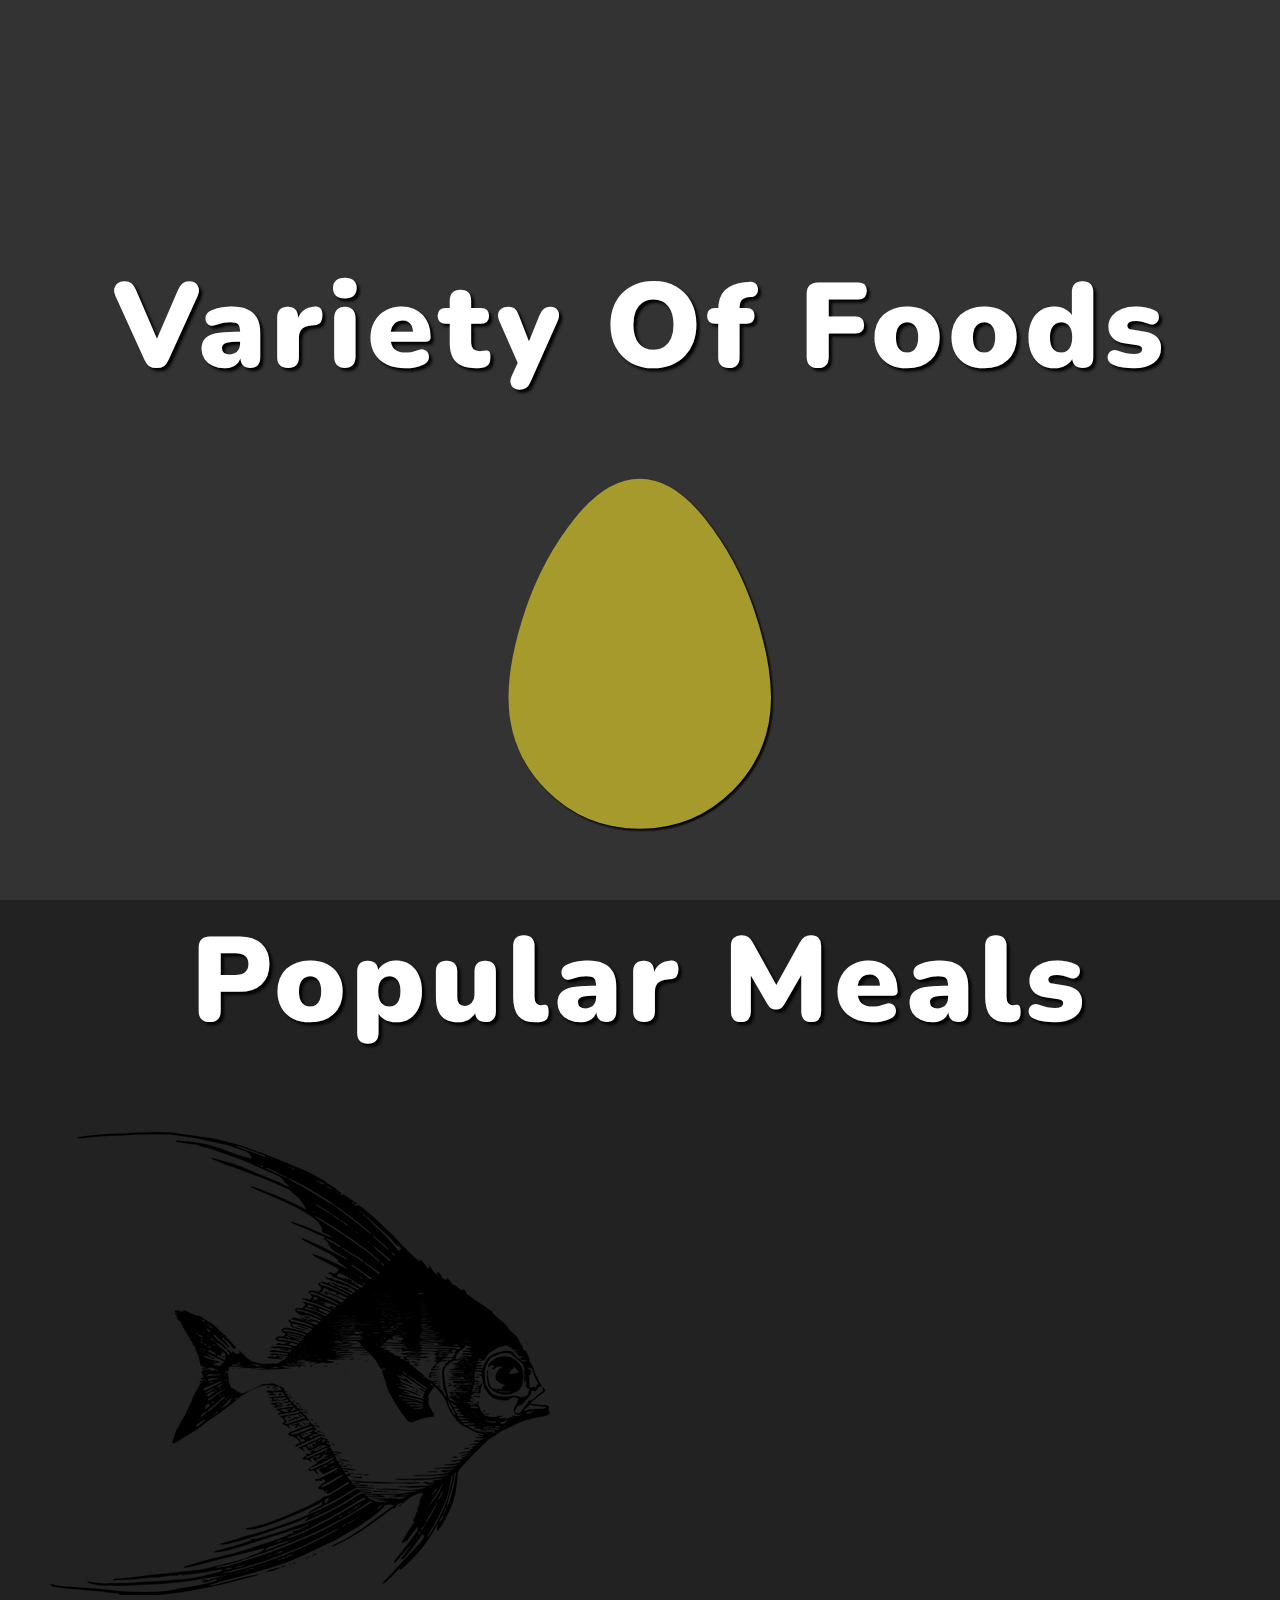
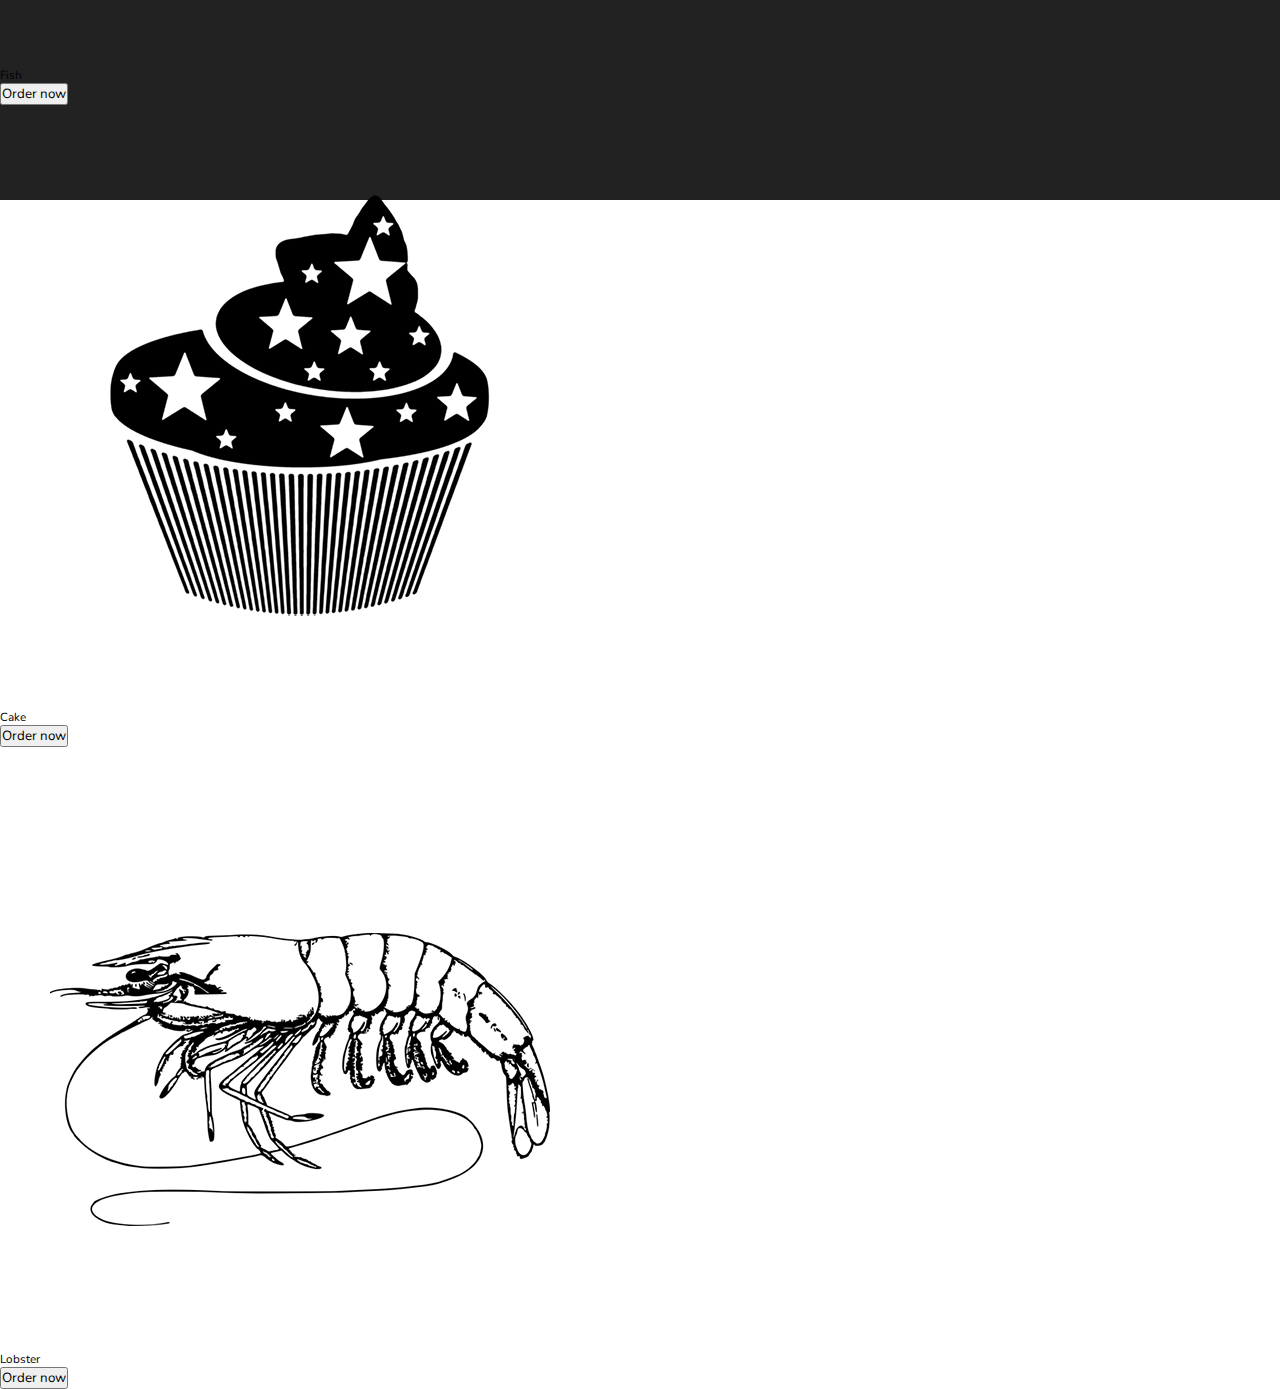
<file: foods/index.html>
<!DOCTYPE html>
<html lang="en">
    <head>
        <meta charset="UTF-8">
        <meta name="viewport" content="width=device-width, initial-scale=1.0">
        <title>Foods</title>
        <link rel="stylesheet" href="./style.css">
        <link rel="stylesheet" href="https://cdnjs.cloudflare.com/ajax/libs/font-awesome/5.15.1/css/all.min.css">
    </head>

    <body>
        <div class="container">
            <!--Section 1-->
            <section class="section-1">
                <h1 class="section-heading">
                    Variety of Foods
                </h1>
                <div class="section-1-icons">
                    <i class="fas fa-egg change" ></i>
                    <i class="fas fa-stroopwafel"></i>
                    <i class="fas fa-cheese"></i>
                    <i class="fas fa-hotdog"></i>
                    <i class="fas fa-drumstick-bite"></i>
                    <i class="fas fa-apple-alt"></i>
                    <i class="fas fa-ice-cream"></i>
                    <i class="fas fa-fish"></i>
                    <i class="fas fa-coojing"></i>
                    <i class="fas fa-seedling"></i>
                </div>

            </section>
            <!--End of section 1-->

            <!--Section 2-->
            <div class="section-2">
                <h1 class="section-heading">Popular meals</h1>
                <div class="cards-container">
                    <div class="card">
                        <img src="./images/card-img-1.png" class="card-img">
                        <h3 class="card-name">Fish</h3>
                        <button class="card-btn">Order now</button>
                    </div>

                    <div class="card">
                        <img src="./images/card-img-2.png" class="card-img">
                        <h3 class="card-name">Cake</h3>
                        <button class="card-btn">Order now</button>
                    </div>

                    <div class="card">
                        <img src="./images/card-img-3.png" class="card-img">
                        <h3 class="card-name">Lobster</h3>
                        <button class="card-btn">Order now</button>
                    </div>
                    

                </div>

            </div>

            <!--End of Section 2-->
            
        </div> 
        


        <script src="./script.js"></script>
        
    </body>
</html>
</file>
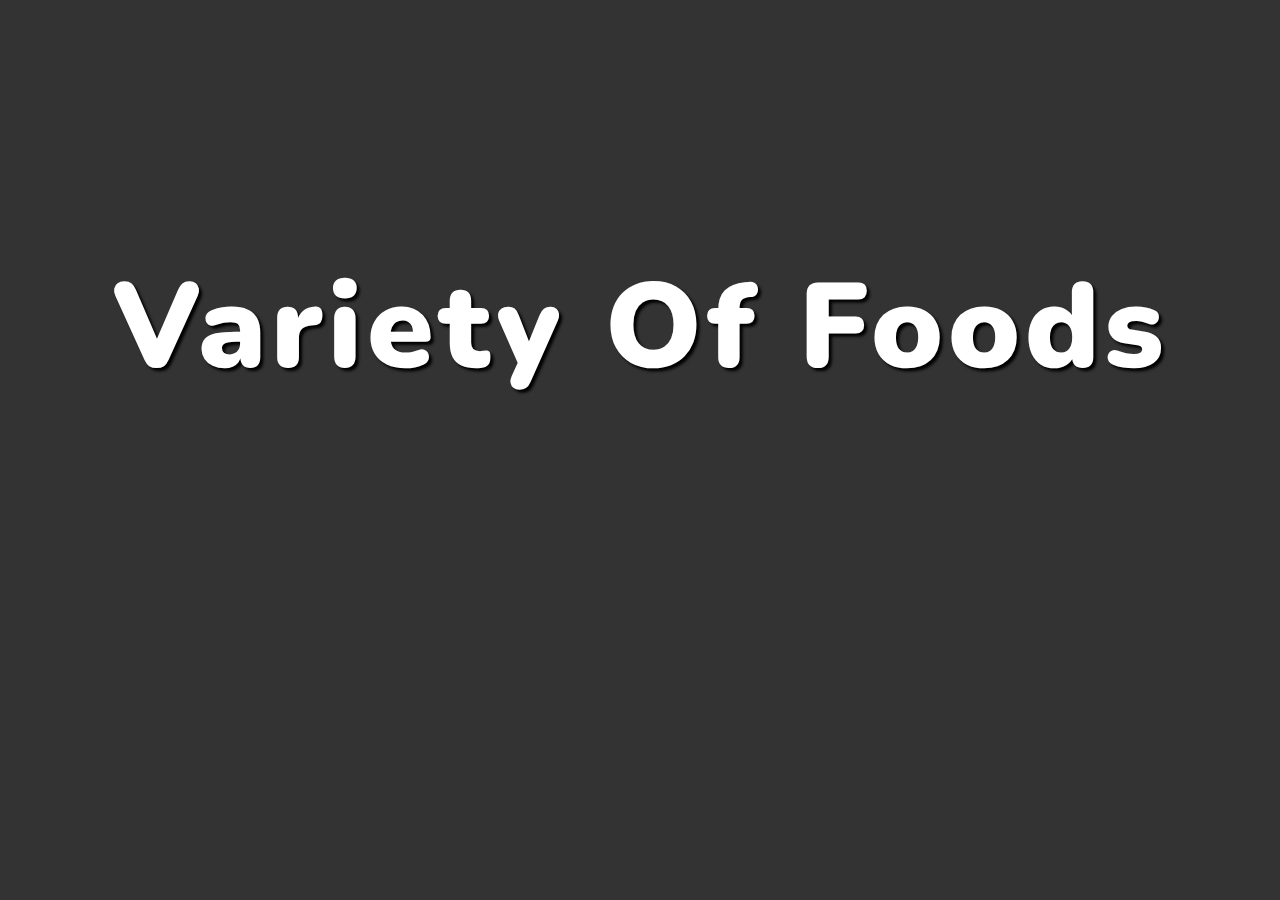
<file: foods/images/index.html>
<!DOCTYPE html>
<html lang="en">
    <head>
        <meta charset="UTF-8">
        <meta name="viewport" content="width=device-width, initial-scale=1.0">
        <title>Foods</title>
        <link rel="stylesheet" href="./style.css">
        <link rel="stylesheet" href="https://cdnjs.cloudflare.com/ajax/libs/font-awesome/5.15.1/css/all.min.css">
    </head>

    <body>
        <div class="container">
            <!--Section 1-->
            <section class="section-1">
                <h1 class="section-heading">
                    Variety of Foods
                </h1>
                <div class="section-1-icons">
                    <i class="fas fa-egg"></i>
                    <i class="fas fa-stroopwafel"></i>
                    <i class="fas fa-cheese"></i>
                    <i class="fas fa-hotdog"></i>
                    <i class="fas fa-drumstick-bite"></i>
                    <i class="fas fa-apple-alt"></i>
                    <i class="fas fa-ice-cream"></i>
                    <i class="fas fa-fish"></i>
                    <i class="fas fa-coojing"></i>
                    <i class="fas fa-seedling"></i>
                </div>

            </section>
            <!--End of section 1-->

            
        </div> 
        


        <script src="./script.js"></script>
        
    </body>
</html>
</file>
<file: foods/style.css>
@import url('https://fonts.googleapis.com/css2?family=Nunito:wght@200;300;400;600;700;800;900&display=swap');

/*Common Styles*/
* {
    margin: 0;
    padding: 0;
    box-sizing: border-box;
    text-decoration: none;
    outline: none;
    font-family: "Nunito", sans-serif;
    font-weight: 400;
}

html {
    font-size: 62.5%;
}

.section-heading {
    font-size: 12rem;
    font-weight: 900;
    color: #fff;
    text-align: center;
    text-transform: capitalize;
    letter-spacing: 0.5rem;
    text-shadow: 0.3rem 0.3rem 0.3rem #000;
}
/*End of Common Styles*/

/*Section-1*/
.section-1 {
    width: 100%;
    height: 100vh;
    background-color: #333;
    display: flex;
    flex-direction: column;
    align-items: center;
    justify-content: space-evenly;
}

.section-1-icons i{
    font-size: 35rem;
    color: #a79a2d;
    position: absolute;
    transform: translate(-50%, -50%) scale(0);
    text-shadow: 0.2rem 0.2rem 0.2rem #000;
    transition: transform .3s;
}

.section-1-icons i.change {
    transform: translate(-50%, -50%) scale(1);
    transition: transform 0.3s 0.3s;
}
/*End of section-1*/

/*Section 2*/
.section-2 {
    width: 100%;
    height: 100vh;
    background-color: #222;
    display: flex;
    flex-direction: column;
}
/*End of Section 2*/
</file>
<file: foods/images/style.css>
@import url('https://fonts.googleapis.com/css2?family=Nunito:wght@200;300;400;600;700;800;900&display=swap');

/*Common Styles*/
* {
    margin: 0;
    padding: 0;
    box-sizing: border-box;
    text-decoration: none;
    outline: none;
    font-family: "Nunito", sans-serif;
    font-weight: 400;
}

html {
    font-size: 62.5%;
}
/*End of Common Styles*/

/*Section-1*/
.section-1 {
    width: 100%;
    height: 100vh;
    background-color: #333;
    display: flex;
    flex-direction: column;
    align-items: center;
    justify-content: space-evenly;
}

.section-heading {
    font-size: 12rem;
    font-weight: 900;
    color: #fff;
    text-align: center;
    text-transform: capitalize;
    letter-spacing: 0.5rem;
    text-shadow: .3rem .3rem .3rem #000;
}

.section-1-icons i{
    font-size: 35rem;
    color: #a79a2d;
    position: absolute;
    transform: translate(-50%, -50%) scale(0);
    text-shadow: .2rem .2rem .2rem #000;
}

.section-1-icons i.change {
    transform: translate(-50%, -50%) scale(1);
}
/*End of section-1*/

/**/
/**/
</file>
